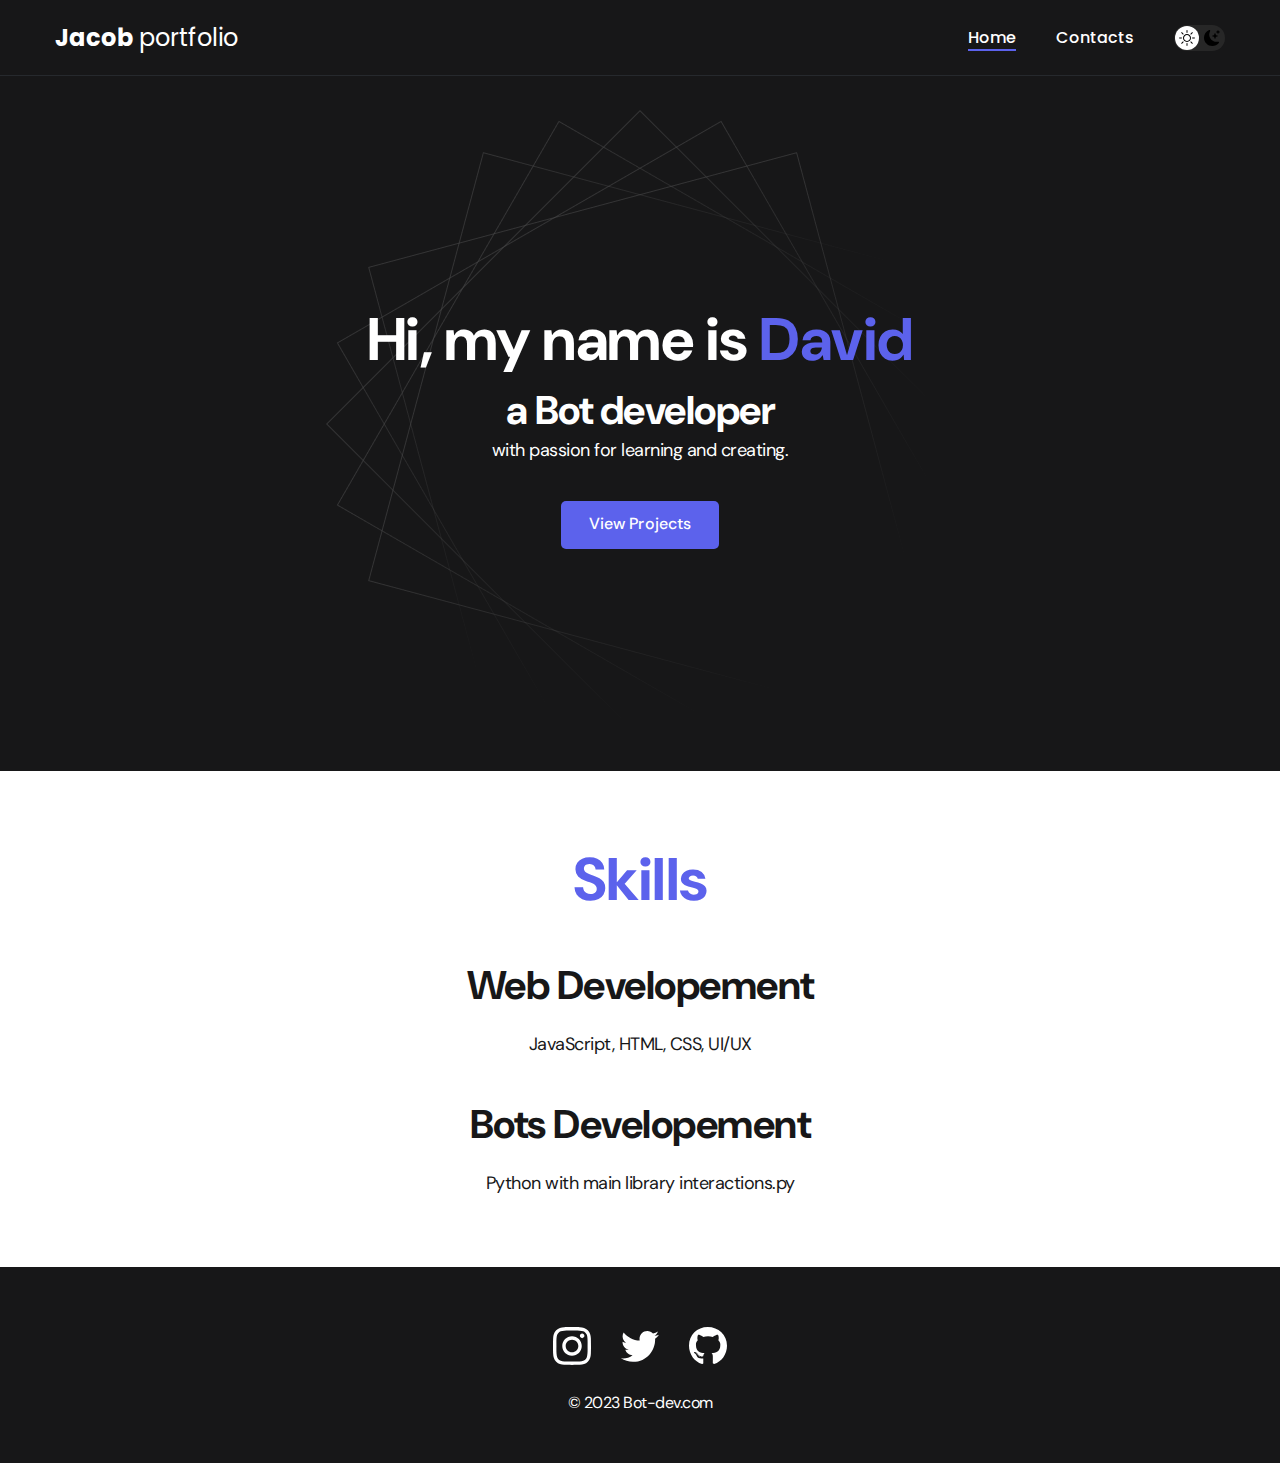
<file: index.html>
<!DOCTYPE html>
<html lang="en">
<head>
	<meta charset="UTF-8">
	<meta http-equiv="X-UA-Compatible" content="IE=edge">
	<meta name="viewport" content="width=device-width, initial-scale=1.0">
	<title>Jacob</title>

	<link rel="stylesheet" href="./css/index.css">

	<link rel="icon" href="icon.ico">

	<link rel="preconnect" href="https://fonts.googleapis.com">
	<link rel="preconnect" href="https://fonts.gstatic.com" crossorigin>
	<link href="https://fonts.googleapis.com/css2?family=DM+Sans:wght@400;500;700&family=Poppins:wght@400;500;700&display=swap" rel="stylesheet">
</head>
<body>
	<nav class="nav">
		<div class="container">
			<div class="nav-row">
				<a href="./index.html" class="logo"><strong>Jacob</strong> portfolio</a>

                <button class="dark-mode-btn">
                    <img src="./img/icons/sun.svg" alt="Light mode" class="dark-mode-btn__icon">
                    <img src="./img/icons/moon.svg" alt="Dark mode" class="dark-mode-btn__icon">
                </button>

				<ul class="nav-list">
					<li class="nav-list__item"><a href="./index.html" class="nav-list__link nav-list__link--active">Home</a></li>
					<li class="nav-list__item"><a href="./contacts.html" class="nav-list__link">Contacts</a></li>
				</ul>
			</div>
		</div>
	</nav>

	<header class="header">
		<div class="header__wrapper">
			<h1 class="header__title">
				<strong>Hi, my name is <em>David</em> </strong><br>
				a Bot developer
			</h1>
			<div class="header__text">
				<p>with passion for learning and creating.</p>
			</div>
			<a href="https://github.com/cjqx?tab=repositories" class="btn">View Projects</a>
	</header>

	<main class="section">
        <div class="container">
            <h2 class="title-1">Skills</h2>
			<div class="skills__frontend">
				<h3 class="title2">Web Developement</h3>
				<p class="p">JavaScript, HTML, CSS, UI/UX</p>
			</div>
			<div class="skills__BotsDevelopment">
				<h3 class="title2">Bots Developement</h3>
				<p class="p">Python with main library interactions.py</p>
			</div>
        </div>
    </main> 

	<footer class="footer">
		<div class="container">
			<div class="footer__wrapper">
				<ul class="social">
					<li class="social__item"><a href="https://www.instagram.com/"><img src="./img/icons/Instagram.svg" alt="Link"></a></li>
					<li class="social__item"><a href="https://twitter.com/DeviTrevi"><img src="./img/icons/Twitter.svg" alt="Link"></a></li>
					<li class="social__item"><a href="https://github.com/cjqx"><img src="./img/icons/GitHub.svg" alt="Link"></a></li>
				</ul>
				<div class="copyrigth">
					<p>© 2023 Bot-dev.com</p>
				</div>
			</div>	
		</div>
	</footer>

	<script src="./js/main.js"></script>
</body>
</html>
</file>
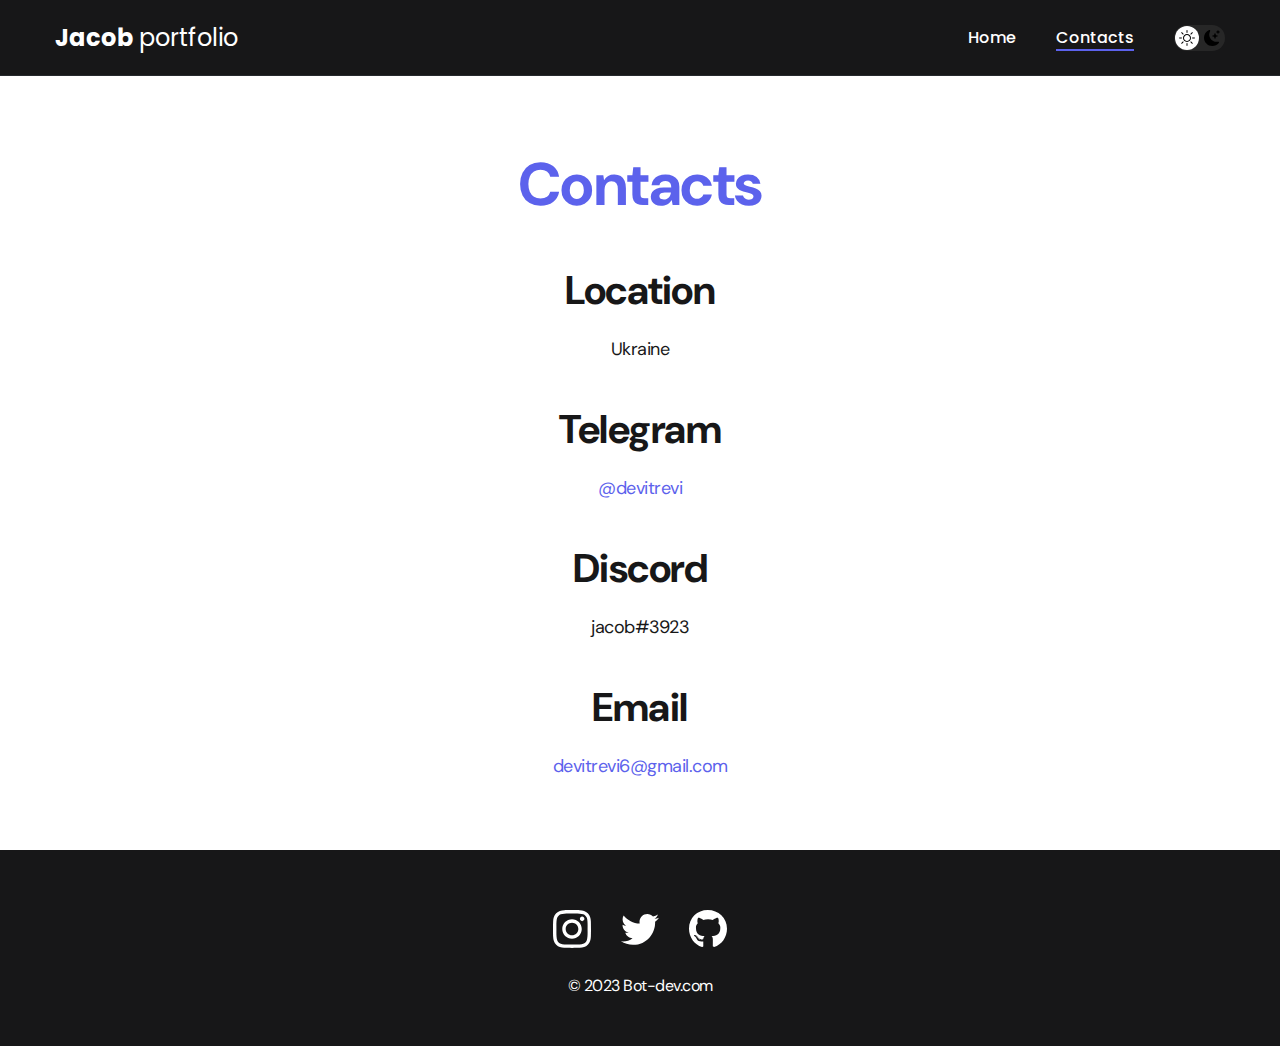
<file: contacts.html>
<!DOCTYPE html>
<html lang="en">
<head>
    <meta charset="UTF-8">
    <meta http-equiv="X-UA-Compatible" content="IE=edge">
    <meta name="viewport" content="width=device-width, initial-scale=1.0">
    <title>Jacob</title>

    <link rel="stylesheet" href="./css/index.css">

	<link rel="icon" href="icon.ico">
	
	<link rel="preconnect" href="https://fonts.googleapis.com">
	<link rel="preconnect" href="https://fonts.gstatic.com" crossorigin>
	<link href="https://fonts.googleapis.com/css2?family=DM+Sans:wght@400;500;700&family=Poppins:wght@400;500;700&display=swap" rel="stylesheet">
</head>
<body>
	<nav class="nav">
		<div class="container">
			<div class="nav-row">
				<a href="./index.html" class="logo"><strong>Jacob</strong> portfolio</a>

                <button class="dark-mode-btn">
                    <img src="./img/icons/sun.svg" alt="Light mode" class="dark-mode-btn__icon">
                    <img src="./img/icons/moon.svg" alt="Dark mode" class="dark-mode-btn__icon">
                </button>

				<ul class="nav-list">
					<li class="nav-list__item"><a href="./index.html" class="nav-list__link ">Home</a></li>
					<li class="nav-list__item"><a href="./contacts.html" class="nav-list__link nav-list__link--active">Contacts</a></li>
				</ul>
			</div>
		</div>
	</nav>

    <main class="section">
        <div class="container_1">
                <h1 class="title-1">Contacts</h1>

                <ul class="content-list">
                    <li class="content-list__item">
                        <h2 class="title2">Location</h2>
                        <p>Ukraine</p>
                    </li>
                    <li class="content-list__item">
                        <h2 class="title2">Telegram</h2>
                        <p><a href="https://t.me/devitrevi"> @devitrevi</a></p>
                    </li>
					<li class="content-list__item">
                        <h2 class="title2">Discord</h2>
                        <p>jacob#3923</p>
                    </li>
                    <li class="content-list__item">
                        <h2 class="title2">Email</h2>
                        <p><a href="mailto:devitrevi6@gmail.com">devitrevi6@gmail.com</a></p>
                    </li>
                </ul>

        </div>
    </main>

	<footer class="footer">
		<div class="container">
			<div class="footer__wrapper">
				<ul class="social">
					<li class="social__item"><a href="https://www.instagram.com/"><img src="./img/icons/Instagram.svg" alt="Link"></a></li>
					<li class="social__item"><a href="https://twitter.com/DeviTrevi"><img src="./img/icons/Twitter.svg" alt="Link"></a></li>
					<li class="social__item"><a href="https://github.com/cjqx"><img src="./img/icons/GitHub.svg" alt="Link"></a></li>
				</ul>
				<div class="copyrigth">
					<p>© 2023 Bot-dev.com</p>
				</div>
			</div>	
		</div>
	</footer>

	<script src="./js/main.js"></script>

</body>
</html>
</file>
<file: css/index.css>
@import "./reset.css";

/* font-family: 'DM Sans', sans-serif;
font-family: 'Poppins', sans-serif; */


/* *{
	border: 1px solid red;
} */

:root {
    --blackpure: #000;
    --black: #171718;
    --black-border: #26292D;
    --white: #fff;
    --purple: #5C62EC;

    --text-color: var(--black);

    --dark-bg: var(--black);
    --dark-border: var(--black-border);
    --header-text: var(--white);
    --accent: var(--purple);

    /* Light mode */
    --page-bg: var(--white);
    --text-color: var(--black);

    --title-1: var(--accent);

    --project-card-bg: var(--white);
    --project-card-text: var(--black);
    --box-shadow: 0px 5px 35px rgba(0, 0, 0, 0.25);
}

.dark {
     /* Dark mode */
    --page-bg: #252526;
    --text-color: var(--white);

    --title-1: var(--white);

    --project-card-bg: var(--black);
    --project-card-text: var(--white);
    --box-shadow: 0px 5px 35px rgba(0, 0, 0, 0.8);
}

html, body {
    display: flex;
    flex-direction: column;
    min-height: 100vh;

    font-family: 'DM Sans', sans-serif;
    letter-spacing: -0.5px;

    /* Light mode */
    background-color: var(--page-bg);
    color: var(--text-color);
}





.container{
	margin: 0 auto;
	padding: 0 15px;
	max-width: 1200px;
}

/* Nav */

.nav{
	padding: 20px 0;
	border-bottom: 1px solid var(--dark-border);
	background-color: var(--dark-bg);
	color: var(--header-text);
	letter-spacing: normal;
}

.nav-row{
	display: flex;
	justify-content: flex-end;
	align-items: center;
	column-gap: 40px;
	row-gap: 20px;
	flex-wrap: wrap;
}

.logo{
	margin-right: auto;
	font-family: 'Poppins', sans-serif;
	color: var(--header-text);
	font-size: 24px;
}

.logo strong{
	font-weight: 700;
}

.nav-list{
	font-family: 'Poppins', sans-serif;
	display: flex;
	align-items: center;
	column-gap: 40px;
	font-size: 16px;
	font-weight: 500;

}

.nav-list__link{
	color: var(--header-text);
	transition: opacity 0.2s ease-in;
}

.nav-list__link:hover{
	opacity: 0.8;
}

.nav-list__link--active{
	position: relative;
}

.nav-list__link--active::before{
	content: "";
	position: absolute;
	left: 0;
	top: 100%;
	display: block;
	width: 100%;
	height: 2px;
	background-color: var(--accent)
}

/* Dark Mode Button */

.dark-mode-btn{
	order: 9;
	position: relative;
	display: flex;
	justify-content: space-between;
	width: 51px;
	height: 26px;
	padding: 5px;
	border-radius: 50px;
	background-color: #272727;
}

.dark-mode-btn::before{
	position:absolute;
	top: 1px;
	left: 1px;
	content: "";
	display: block;
	width: 24px;
	height: 24px;
	border-radius: 50%;
	background-color: #ffffff;
	transition: all 0.2s ease-in;
}

.dark-mode-btn--active::before{
	left: 26px;
}

.dark-mode-btn__icon{
	position: relative;
	z-index: 9;
}

/* Header */

.header{
	padding: 40px 0;
	min-height: 695px;
	background-color: var(--dark-bg);
	color: var(--header-text);
	display: flex;
	justify-content: center;
	align-items: center;
	text-align: center;

	background-image: url('./../img/header-bg.png');
	background-repeat: no-repeat;
	background-size: auto;
	background-position: center center;
}

.header__wraper{
	padding: 0 15px;
	max-width: 660px;
}

.header__title{
	font-size: 40px;
	font-weight: 700;
	line-height: 1.4;
}

.header__title strong{
	margin-bottom: 20px;
	font-size: 60px;
	font-weight: 700;
}

.header__title em{
	font-style: normal;
	color: var(--accent);
}

.header__text{
	margin-bottom: 40px;
	font-size: 18px;
	line-height: 1.333;
}

.header__text p + p{
	margin-top: 1em;
}

/* Button */

.btn {
    display: inline-block;
    height: 48px;
    padding: 12px 28px;

    border-radius: 5px;
    background-color: var(--accent);
    color: var(--white);
    letter-spacing: 0.15px;
    font-size: 16px;
    font-weight: 500;

    transition: opacity 0.2s ease-in;
}

.btn:hover {
    opacity: 0.8;
}

.btn:active{
	position: relative;
	top: 1px;
}


/* Skills|Contacts  */

.section{
	margin-bottom: 70px;
	margin-top: 70px;
}

.title-1 {
    margin-bottom: 40px;

    font-size: 60px;
    font-weight: 700;
    line-height: 1.3;
    color: var(--accent);
    text-align: center;
}

.skills__frontend{
	margin-bottom: 40px;
}

.title2{
	margin-bottom: 20px;
	font-weight: 700;
	font-size: 40px;
	line-height: 130%;
	text-align: center;
	letter-spacing: -0.5px;
	color: var(--text-color);
}



.p{
	font-style: normal;
	font-weight: 400;
	font-size: 18px;
	line-height: 150%;
	text-align: center;
	letter-spacing: -0.5px;
	color: var(--text-color);
}


/* Footer */

.footer{
	padding: 60px 0 50px;
	background-color: var(--dark-bg);
	color: var(--white);
}

.social__item:hover {
    opacity: 0.8;
}

.social__item:active{
	position: relative;
	top: 1px;
}

.footer__wrapper{
	display: flex;
	flex-direction: column;
	align-items: center;
	row-gap: 27px;
}

.social{
	display: flex;
	column-gap: 30px;
	align-items: center;
}

.copyright{
	font-weight: 400;
	font-size: 16px;
	line-height: 150%;
}

/* Content list */

.content-list {
	margin-bottom: 150px;
    margin: 0 auto;
    max-width: 570px;
    display: flex;
    flex-direction: column;
    align-items: center;
    row-gap: 40px;
    text-align: center;
}

.content-list a {
    color: var(--accent);
}

.content-list__item {
    font-size: 18px;
    line-height: 1.5;
}

.content-list__item p + p {
    margin-top: 0.5em;
}

@media (max-width: 620px) {

	.header{
		min-height: unset;
	}
	.header__title{
		font-size: 30px;
	}
	.header__title strong{
		font-size: 40px;
	}
	.section{
		padding: 40px 0;
	}
	.footer{
		padding: 40px 0 30px;
	}
	.footer__wrapper{
		row-gap: 20px;
	}
	.social__item{
		width: 28px;
	}
	.social{
		column-gap: 20px;
	}
	.title-1{
		font-size: 30px;
		margin-bottom: 10px;
	}
	.section {
		margin-bottom: 10px;
		margin-top: 5px;
	}
	.title2 {
		margin-bottom: 10px;
		font-size: 30px;
	}
	.p{
		font-size: 15px;
	}
	.skills__frontend {
		margin-bottom: 20px;
	}
	.title2 {
		margin-bottom: 5px;
		font-size: 30px;
	}
	.content-list {
		row-gap: 10px;
	}
	.dark-mode-btn {
		order: 0;
	}
	.nav-row{
		justify-content: space-between;
	}
}
</file>
